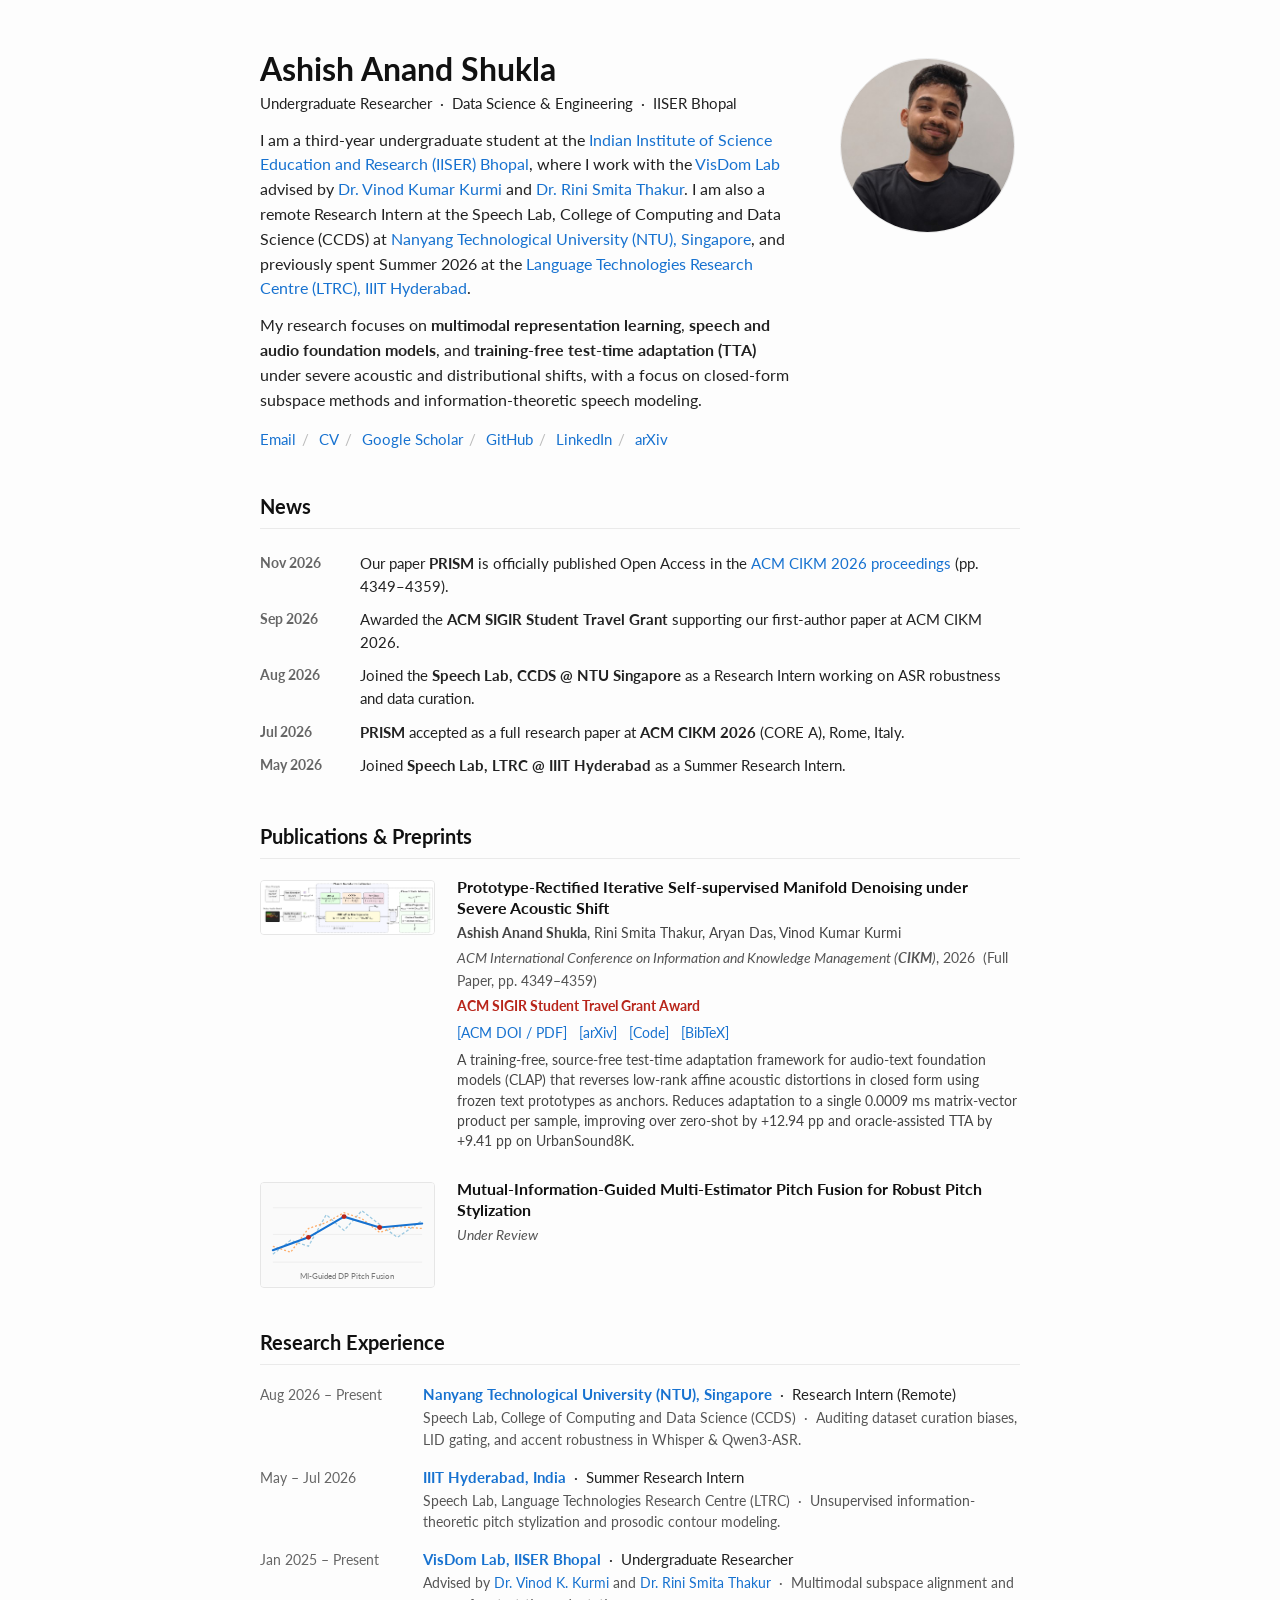
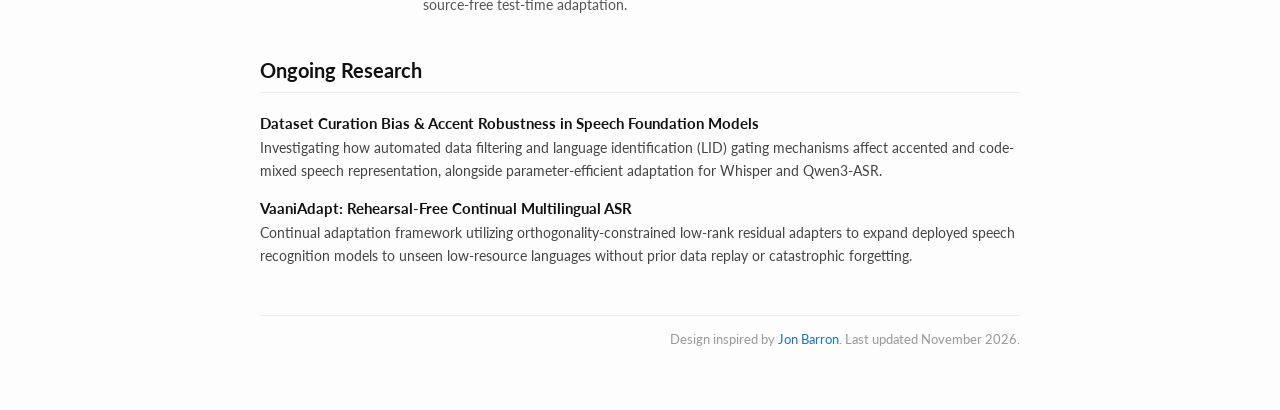
<file: index.html>
<!DOCTYPE html>
<html lang="en">
<head>
  <meta charset="UTF-8">
  <meta name="viewport" content="width=device-width, initial-scale=1.0">
  <meta name="description" content="Ashish Anand Shukla — Undergraduate Researcher at IISER Bhopal working on multimodal learning, speech foundation models, and test-time adaptation.">
  <meta name="author" content="Ashish Anand Shukla">
  <meta name="robots" content="index, follow">
  <link rel="canonical" href="https://ashish-1108.github.io/">
  <title>Ashish Anand Shukla</title>

  <!-- Open Graph -->
  <meta property="og:type" content="website">
  <meta property="og:title" content="Ashish Anand Shukla">
  <meta property="og:description" content="Undergraduate Researcher at IISER Bhopal working on multimodal representation learning, speech foundation models, and training-free test-time adaptation.">
  <meta property="og:url" content="https://ashish-1108.github.io/">
  <meta property="og:image" content="https://ashish-1108.github.io/images/profile.jpg">
  <meta property="og:image:alt" content="Ashish Anand Shukla">
  <meta property="og:site_name" content="Ashish Anand Shukla">

  <!-- Structured Data (Person) -->
  <script type="application/ld+json">
  {
    "@context": "https://schema.org",
    "@type": "Person",
    "name": "Ashish Anand Shukla",
    "url": "https://ashish-1108.github.io/",
    "image": "https://ashish-1108.github.io/images/profile.jpg",
    "email": "mailto:shukla24@iiserb.ac.in",
    "jobTitle": "Undergraduate Researcher",
    "description": "Undergraduate Researcher at IISER Bhopal working on multimodal representation learning, speech and audio foundation models, and training-free test-time adaptation.",
    "affiliation": {
      "@type": "CollegeOrUniversity",
      "name": "Indian Institute of Science Education and Research (IISER) Bhopal",
      "url": "https://www.iiserb.ac.in/"
    },
    "knowsAbout": [
      "Multimodal Representation Learning",
      "Speech and Audio Foundation Models",
      "Test-Time Adaptation",
      "Automatic Speech Recognition"
    ],
    "sameAs": [
      "https://scholar.google.com/citations?user=IFexIKoAAAAJ&hl=en",
      "https://github.com/Ashish-1108",
      "https://www.linkedin.com/in/ashish-shukla11/",
      "https://arxiv.org/a/shukla_a_3",
      "https://orcid.org/0009-0007-0445-7410"
    ]
  }
  </script>

  <!-- Google Fonts: Lato -->
  <link rel="preconnect" href="https://fonts.googleapis.com">
  <link rel="preconnect" href="https://fonts.gstatic.com" crossorigin>
  <link href="https://fonts.googleapis.com/css2?family=Lato:ital,wght@0,300;0,400;0,700;1,400&display=swap" rel="stylesheet">

  <style>
    /* =====================================================
       RESET & BASE
    ===================================================== */
    *, *::before, *::after { box-sizing: border-box; margin: 0; padding: 0; }

    html { scroll-behavior: smooth; }

    body {
      font-family: 'Lato', 'Helvetica Neue', Arial, sans-serif;
      font-size: 15.5px;
      line-height: 1.6;
      color: #111111;
      background: #fdfdfd;
    }

    /* =====================================================
       CONTAINER
    ===================================================== */
    .container {
      max-width: 800px;
      margin: 0 auto;
      padding: 44px 20px 60px;
    }

    /* =====================================================
       LINKS
    ===================================================== */
    a {
      color: #1772d0;
      text-decoration: none;
    }
    a:hover {
      color: #f09228;
      text-decoration: underline;
    }

    /* =====================================================
       SECTION HEADERS
    ===================================================== */
    .section-heading {
      font-size: 20px;
      font-weight: 700;
      color: #111111;
      border-bottom: 1px solid #eaeaea;
      padding-bottom: 6px;
      margin-top: 38px;
      margin-bottom: 18px;
    }

    /* =====================================================
       BIO / HEADER SECTION
    ===================================================== */
    .bio-section {
      display: flex;
      flex-direction: row;
      align-items: flex-start;
      gap: 36px;
      margin-top: 6px;
    }

    .bio-text {
      flex: 1 1 70%;
    }

    .bio-name {
      font-size: 32px;
      font-weight: 700;
      color: #111111;
      margin-bottom: 4px;
      line-height: 1.2;
    }

    .bio-affiliation {
      font-size: 14.5px;
      color: #555555;
      margin-bottom: 16px;
    }

    .bio-text p {
      margin-bottom: 12px;
      color: #222222;
    }

    .bio-photo-col {
      flex: 0 0 185px;
      display: flex;
      flex-direction: column;
      align-items: center;
      padding-top: 8px;
    }

    .bio-photo {
      width: 175px;
      height: 175px;
      border-radius: 50%;
      object-fit: cover;
      display: block;
      border: 1px solid #eaeaea;
    }

    /* Contact Links */
    .contact-line {
      margin-top: 16px;
      font-size: 14.5px;
      color: #555555;
    }
    .contact-sep {
      color: #bbbbbb;
      margin: 0 6px;
    }

    /* =====================================================
       NEWS SECTION
    ===================================================== */
    .news-list {
      list-style: none;
      padding: 0;
      margin: 0;
    }

    .news-list li {
      display: flex;
      gap: 12px;
      padding: 5px 0;
      font-size: 14.5px;
      color: #222222;
    }

    .news-date {
      flex: 0 0 88px;
      color: #666666;
      font-size: 13.5px;
      font-weight: 700;
      white-space: nowrap;
      padding-top: 1px;
    }

    /* =====================================================
       PAPER / PUBLICATION ROWS
    ===================================================== */
    .paper-row {
      display: flex;
      flex-direction: row;
      gap: 22px;
      margin-bottom: 28px;
      align-items: flex-start;
    }

    .paper-thumb {
      flex: 0 0 175px;
      width: 175px;
      padding-top: 3px;
    }

    .paper-thumb img,
    .paper-thumb svg {
      width: 100%;
      border: 1px solid #e6e6e6;
      border-radius: 4px;
      display: block;
      background: #ffffff;
    }

    .paper-details {
      flex: 1 1 0;
    }

    .paper-title {
      font-weight: 700;
      font-size: 15.5px;
      color: #111111;
      margin-bottom: 3px;
      line-height: 1.35;
    }

    .paper-authors {
      font-size: 14px;
      color: #444444;
      margin-bottom: 3px;
    }

    .paper-venue {
      font-size: 14px;
      color: #555555;
      margin-bottom: 4px;
    }

    .paper-award {
      font-size: 13.5px;
      color: #b8251a;
      font-weight: 700;
      margin-bottom: 5px;
    }

    .paper-links {
      font-size: 13.5px;
      margin-bottom: 6px;
    }

    .paper-links a {
      margin-right: 8px;
    }

    .paper-summary {
      font-size: 13.5px;
      color: #444444;
      line-height: 1.5;
    }

    /* BibTeX toggle */
    .bibtex-toggle {
      cursor: pointer;
      color: #1772d0;
      font-size: 13.5px;
      background: none;
      border: none;
      padding: 0;
      font-family: inherit;
    }
    .bibtex-toggle:hover {
      color: #f09228;
      text-decoration: underline;
    }

    .bibtex-block {
      display: none;
      margin-top: 8px;
      background: #f7f7f7;
      border: 1px solid #e2e2e2;
      border-radius: 4px;
      padding: 10px 12px;
      font-family: 'Courier New', Courier, monospace;
      font-size: 11.5px;
      line-height: 1.5;
      color: #333333;
      white-space: pre-wrap;
      overflow-x: auto;
    }

    .bibtex-block.open {
      display: block;
    }

    /* =====================================================
       EXPERIENCE TIMELINE (Clean Academic Style)
    ===================================================== */
    .timeline-list {
      list-style: none;
      padding: 0;
      margin: 0;
    }

    .timeline-item {
      display: flex;
      gap: 18px;
      margin-bottom: 14px;
      align-items: baseline;
    }

    .timeline-date {
      flex: 0 0 145px;
      font-size: 13.5px;
      color: #666666;
      white-space: nowrap;
    }

    .timeline-content {
      flex: 1;
      font-size: 14.5px;
      color: #222222;
    }

    .timeline-sub {
      font-size: 13.5px;
      color: #555555;
      margin-top: 2px;
    }

    /* =====================================================
       ONGOING RESEARCH SECTION
    ===================================================== */
    .research-list {
      list-style: none;
      padding: 0;
      margin: 0;
    }

    .research-item {
      margin-bottom: 14px;
    }

    .research-title {
      font-weight: 700;
      font-size: 15px;
      color: #111111;
    }

    .research-desc {
      font-size: 14px;
      color: #444444;
      margin-top: 2px;
    }

    /* =====================================================
       FOOTER
    ===================================================== */
    .site-footer {
      margin-top: 48px;
      padding-top: 14px;
      border-top: 1px solid #eaeaea;
      text-align: right;
      font-size: 12.5px;
      color: #999999;
    }

    /* =====================================================
       RESPONSIVE — mobile
    ===================================================== */
    @media (max-width: 640px) {
      .bio-section {
        flex-direction: column-reverse;
        gap: 20px;
      }

      .bio-photo-col {
        flex: none;
        width: 100%;
        align-items: center;
      }

      .bio-photo {
        width: 140px;
        height: 140px;
      }

      .paper-row {
        flex-direction: column;
        gap: 12px;
      }

      .paper-thumb {
        width: 100%;
        max-width: 260px;
      }

      .timeline-item {
        flex-direction: column;
        gap: 2px;
      }

      .timeline-date {
        flex: none;
      }
    }
  </style>
</head>
<body>
<div class="container">

  <!-- ============================================================
       BIO / HEADER
  ============================================================ -->
  <section class="bio-section" id="top">

    <div class="bio-text">
      <h1 class="bio-name">Ashish Anand Shukla</h1>
      <p class="bio-affiliation">Undergraduate Researcher &nbsp;·&nbsp; Data Science &amp; Engineering &nbsp;·&nbsp; IISER Bhopal</p>

      <p>
        I am a third-year undergraduate student at the
        <a href="https://www.iiserb.ac.in/" target="_blank" rel="noopener">Indian Institute of Science Education and Research (IISER) Bhopal</a>,
        where I work with the <a href="https://visdomlab.github.io/" target="_blank" rel="noopener">VisDom Lab</a>
        advised by <a href="https://vinodkkurmi.github.io/" target="_blank" rel="noopener">Dr. Vinod Kumar Kurmi</a>
        and <a href="https://sites.google.com/view/rini-smita-thakur/home" target="_blank" rel="noopener">Dr. Rini Smita Thakur</a>.
        I am also a remote Research Intern at the Speech Lab, College of Computing and Data Science (CCDS) at
        <a href="https://www.ntu.edu.sg/" target="_blank" rel="noopener">Nanyang Technological University (NTU), Singapore</a>,
        and previously spent Summer 2026 at the
        <a href="https://ltrc.iiit.ac.in/" target="_blank" rel="noopener">Language Technologies Research Centre (LTRC), IIIT Hyderabad</a>.
      </p>

      <p>
        My research focuses on <strong>multimodal representation learning</strong>,
        <strong>speech and audio foundation models</strong>, and
        <strong>training-free test-time adaptation (TTA)</strong> under severe acoustic and distributional shifts,
        with a focus on closed-form subspace methods and information-theoretic speech modeling.
      </p>

      <!-- Contact & Links -->
      <div class="contact-line">
        <a href="mailto:shukla24@iiserb.ac.in">Email</a><span class="contact-sep">/</span>
        <a href="Ashish-Resume.pdf" target="_blank" rel="noopener">CV</a><span class="contact-sep">/</span>
        <a href="https://scholar.google.com/citations?user=IFexIKoAAAAJ&hl=en" target="_blank" rel="noopener">Google Scholar</a><span class="contact-sep">/</span>
        <a href="https://github.com/Ashish-1108" target="_blank" rel="noopener">GitHub</a><span class="contact-sep">/</span>
        <a href="https://www.linkedin.com/in/ashish-shukla11/" target="_blank" rel="noopener">LinkedIn</a><span class="contact-sep">/</span>
        <a href="https://arxiv.org/a/shukla_a_3" target="_blank" rel="noopener">arXiv</a>
      </div>
    </div>

    <div class="bio-photo-col">
      <img class="bio-photo" src="images/profile.jpg" alt="Ashish Anand Shukla">
    </div>

  </section>


  <!-- ============================================================
       NEWS
  ============================================================ -->
  <h2 class="section-heading" id="news">News</h2>
  <ul class="news-list">
    <li>
      <span class="news-date">Nov 2026</span>
      <span>Our paper <strong>PRISM</strong> is officially published Open Access in the <a href="https://doi.org/10.1145/3799682.3840694" target="_blank" rel="noopener">ACM CIKM 2026 proceedings</a> (pp. 4349–4359).</span>
    </li>
    <li>
      <span class="news-date">Sep 2026</span>
      <span>Awarded the <strong>ACM SIGIR Student Travel Grant</strong> supporting our first-author paper at ACM CIKM 2026.</span>
    </li>
    <li>
      <span class="news-date">Aug 2026</span>
      <span>Joined the <strong>Speech Lab, CCDS @ NTU Singapore</strong> as a Research Intern working on ASR robustness and data curation.</span>
    </li>
    <li>
      <span class="news-date">Jul 2026</span>
      <span><strong>PRISM</strong> accepted as a full research paper at <strong>ACM CIKM 2026</strong> (CORE A), Rome, Italy.</span>
    </li>
    <li>
      <span class="news-date">May 2026</span>
      <span>Joined <strong>Speech Lab, LTRC @ IIIT Hyderabad</strong> as a Summer Research Intern.</span>
    </li>
  </ul>


  <!-- ============================================================
       PUBLICATIONS & PREPRINTS
  ============================================================ -->
  <h2 class="section-heading" id="publications">Publications &amp; Preprints</h2>

  <!-- Paper 1: PRISM -->
  <div class="paper-row">
    <div class="paper-thumb">
      <img src="images/fig_architecture_prism.webp"
           alt="PRISM architecture diagram"
           loading="lazy">
    </div>
    <div class="paper-details">
      <div class="paper-title">
        Prototype-Rectified Iterative Self-supervised Manifold Denoising under Severe Acoustic Shift
      </div>
      <div class="paper-authors">
        <strong>Ashish Anand Shukla</strong>, Rini Smita Thakur, Aryan Das, Vinod Kumar Kurmi
      </div>
      <div class="paper-venue">
        <em>ACM International Conference on Information and Knowledge Management (<strong>CIKM</strong>)</em>, 2026 &nbsp;(Full Paper, pp. 4349–4359)
      </div>
      <div class="paper-award">ACM SIGIR Student Travel Grant Award</div>
      <div class="paper-links">
        <a href="https://doi.org/10.1145/3799682.3840694" target="_blank" rel="noopener">[ACM DOI / PDF]</a>
        <a href="https://arxiv.org/abs/2608.15037" target="_blank" rel="noopener">[arXiv]</a>
        <a href="https://github.com/Ashish-1108/PRISM" target="_blank" rel="noopener">[Code]</a>
        <button class="bibtex-toggle" onclick="toggleBibtex('bibtex-prism')" aria-expanded="false" aria-controls="bibtex-prism">[BibTeX]</button>
      </div>
      <div class="paper-summary">
        A training-free, source-free test-time adaptation framework for audio-text foundation models (CLAP)
        that reverses low-rank affine acoustic distortions in closed form using frozen text prototypes as anchors.
        Reduces adaptation to a single 0.0009 ms matrix-vector product per sample, improving over zero-shot
        by +12.94 pp and oracle-assisted TTA by +9.41 pp on UrbanSound8K.
      </div>
      <pre class="bibtex-block" id="bibtex-prism"><code>@inproceedings{shukla2026prism,
  author    = {Shukla, Ashish Anand and Thakur, Rini Smita and Das, Aryan and Kurmi, Vinod Kumar},
  title     = {Prototype-Rectified Iterative Self-supervised Manifold Denoising under Severe Acoustic Shift},
  year      = {2026},
  publisher = {Association for Computing Machinery},
  address   = {New York, NY, USA},
  url       = {https://doi.org/10.1145/3799682.3840694},
  doi       = {10.1145/3799682.3840694},
  booktitle = {Proceedings of the 35th ACM International Conference on Information and Knowledge Management (CIKM '26)},
  pages     = {4349--4359},
  numpages  = {11},
  location  = {Rome, Italy},
  series    = {CIKM '26}
}</code></pre>
    </div>
  </div>

  <!-- Paper 2: Pitch Fusion (Title + Under Review only) -->
  <div class="paper-row">
    <div class="paper-thumb">
      <svg xmlns="http://www.w3.org/2000/svg" viewBox="0 0 175 105" fill="none">
        <rect width="175" height="105" fill="#fafafa"/>
        <line x1="12" y1="25" x2="163" y2="25" stroke="#eeeeee" stroke-width="1"/>
        <line x1="12" y1="52" x2="163" y2="52" stroke="#eeeeee" stroke-width="1"/>
        <line x1="12" y1="80" x2="163" y2="80" stroke="#eeeeee" stroke-width="1"/>
        <polyline points="12,72 30,58 48,64 66,32 84,48 102,28 120,42 138,55 163,38"
                  stroke="#9ecae1" stroke-width="1.3" stroke-dasharray="3,2" fill="none"/>
        <polyline points="12,64 30,70 48,46 66,40 84,30 102,36 120,50 138,44 163,46"
                  stroke="#fdae6b" stroke-width="1.3" stroke-dasharray="2,2" fill="none"/>
        <polyline points="12,68 48,55 84,34 120,45 163,41"
                  stroke="#1772d0" stroke-width="2.2" fill="none" stroke-linecap="round"/>
        <circle cx="48" cy="55" r="2.5" fill="#b8251a"/>
        <circle cx="84" cy="34" r="2.5" fill="#b8251a"/>
        <circle cx="120" cy="45" r="2.5" fill="#b8251a"/>
        <text x="87" y="97" text-anchor="middle" font-family="Lato,sans-serif" font-size="8.5" fill="#777">MI-Guided DP Pitch Fusion</text>
      </svg>
    </div>
    <div class="paper-details">
      <div class="paper-title">
        Mutual-Information-Guided Multi-Estimator Pitch Fusion for Robust Pitch Stylization
      </div>
      <div class="paper-venue">
        <em>Under Review</em>
      </div>
    </div>
  </div>


  <!-- ============================================================
       RESEARCH EXPERIENCE
  ============================================================ -->
  <h2 class="section-heading" id="experience">Research Experience</h2>
  <ul class="timeline-list">

    <li class="timeline-item">
      <div class="timeline-date">Aug 2026 – Present</div>
      <div class="timeline-content">
        <strong><a href="https://www.ntu.edu.sg/" target="_blank" rel="noopener">Nanyang Technological University (NTU), Singapore</a></strong> &nbsp;·&nbsp; Research Intern (Remote)
        <div class="timeline-sub">Speech Lab, College of Computing and Data Science (CCDS) &nbsp;·&nbsp; Auditing dataset curation biases, LID gating, and accent robustness in Whisper &amp; Qwen3-ASR.</div>
      </div>
    </li>

    <li class="timeline-item">
      <div class="timeline-date">May – Jul 2026</div>
      <div class="timeline-content">
        <strong><a href="https://ltrc.iiit.ac.in/" target="_blank" rel="noopener">IIIT Hyderabad, India</a></strong> &nbsp;·&nbsp; Summer Research Intern
        <div class="timeline-sub">Speech Lab, Language Technologies Research Centre (LTRC) &nbsp;·&nbsp; Unsupervised information-theoretic pitch stylization and prosodic contour modeling.</div>
      </div>
    </li>

    <li class="timeline-item">
      <div class="timeline-date">Jan 2025 – Present</div>
      <div class="timeline-content">
        <strong><a href="https://visdomlab.github.io/" target="_blank" rel="noopener">VisDom Lab, IISER Bhopal</a></strong> &nbsp;·&nbsp; Undergraduate Researcher
        <div class="timeline-sub">Advised by <a href="https://vinodkkurmi.github.io/" target="_blank" rel="noopener">Dr. Vinod K. Kurmi</a> and <a href="https://sites.google.com/view/rini-smita-thakur/home" target="_blank" rel="noopener">Dr. Rini Smita Thakur</a> &nbsp;·&nbsp; Multimodal subspace alignment and source-free test-time adaptation.</div>
      </div>
    </li>

  </ul>


  <!-- ============================================================
       ONGOING RESEARCH
  ============================================================ -->
  <h2 class="section-heading" id="research">Ongoing Research</h2>
  <ul class="research-list">

    <li class="research-item">
      <div class="research-title">Dataset Curation Bias &amp; Accent Robustness in Speech Foundation Models</div>
      <div class="research-desc">
        Investigating how automated data filtering and language identification (LID) gating mechanisms
        affect accented and code-mixed speech representation, alongside parameter-efficient adaptation
        for Whisper and Qwen3-ASR.
      </div>
    </li>

    <li class="research-item">
      <div class="research-title">VaaniAdapt: Rehearsal-Free Continual Multilingual ASR</div>
      <div class="research-desc">
        Continual adaptation framework utilizing orthogonality-constrained low-rank residual adapters
        to expand deployed speech recognition models to unseen low-resource languages without prior
        data replay or catastrophic forgetting.
      </div>
    </li>

  </ul>


  <!-- ============================================================
       FOOTER
  ============================================================ -->
  <footer class="site-footer">
    Design inspired by
    <a href="https://jonbarron.info/" target="_blank" rel="noopener">Jon Barron</a>.
    Last updated November 2026.
  </footer>

</div><!-- /container -->

<script>
  function toggleBibtex(id) {
    var block = document.getElementById(id);
    if (!block) return;
    var isOpen = block.classList.toggle('open');
    var btn = block.parentElement.querySelector('.bibtex-toggle');
    if (btn) btn.setAttribute('aria-expanded', isOpen ? 'true' : 'false');
  }
</script>

</body>
</html>
</file>
